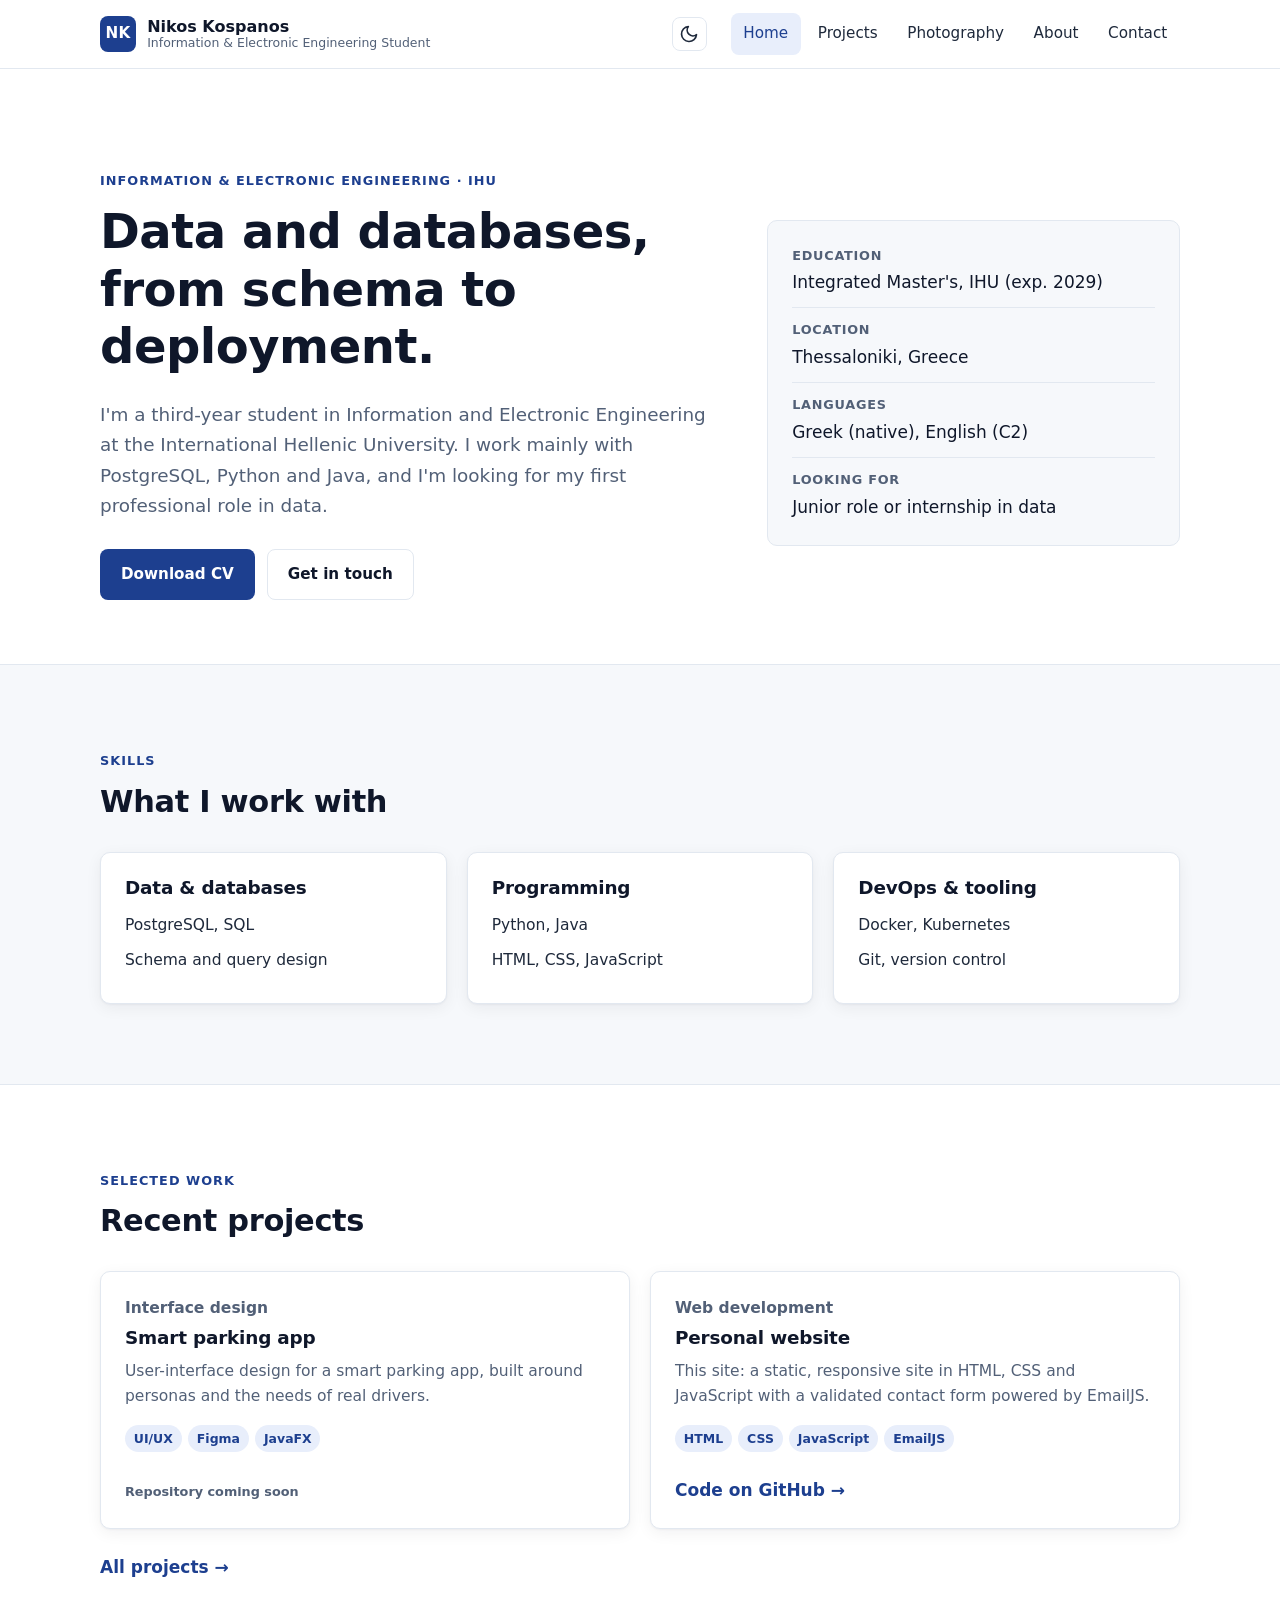
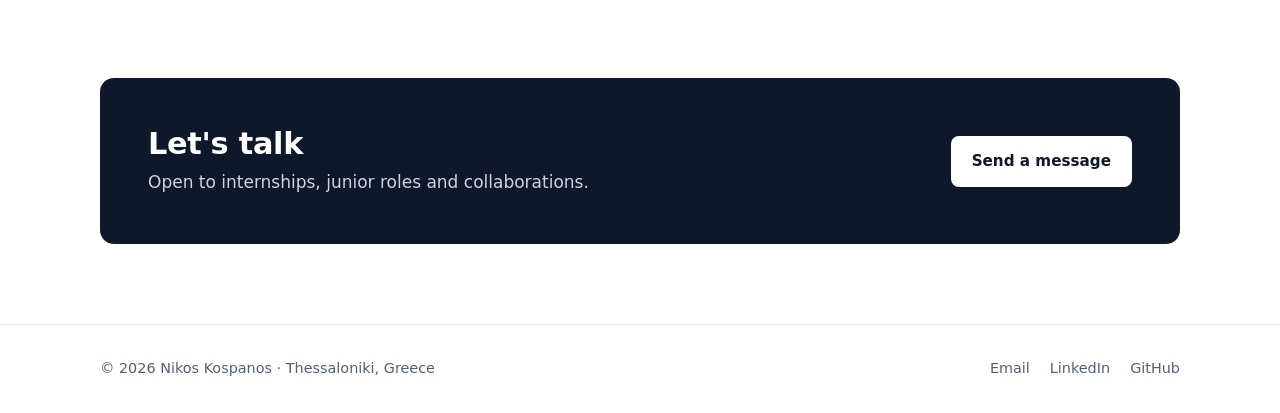
<file: index.html>
<!DOCTYPE html>
<html lang="en">
<head>
  <meta charset="UTF-8">
  <meta name="viewport" content="width=device-width, initial-scale=1">
  <title>Nikos Kospanos - Data & Databases</title>
  <meta name="description" content="Nikos Kospanos, Information and Electronic Engineering student at the International Hellenic University. PostgreSQL, Python, Java and DevOps.">
  <meta name="author" content="Nikos Kospanos">
  <meta name="theme-color" content="#ffffff">
  <meta property="og:title" content="Nikos Kospanos - Data & Databases">
  <meta property="og:description" content="Nikos Kospanos, Information and Electronic Engineering student at the International Hellenic University. PostgreSQL, Python, Java and DevOps.">
  <meta property="og:type" content="website">
  <link rel="icon" href="assets/favicon.svg" type="image/svg+xml">
  <script>
    try {const t =localStorage.getItem("theme"); if (t) document.documentElement.dataset.theme = t;} catch (e) {}
  </script>
  <link rel="stylesheet" href="assets/css/style.css">
  <script src="assets/js/main.js" defer></script>
</head>
<body>
  <a class="skip-link" href="#main">Skip to content</a>

  <header class="site-header">
    <div class="container header-inner">
      <a class="brand" href="./">
        <span class="brand-mark" aria-hidden="true">NK</span>
        <span class="brand-text">
          <span class="brand-name">Nikos Kospanos</span>
          <span class="brand-role">Information &amp; Electronic Engineering Student</span>
        </span>
      </a>
      <button class="theme-toggle" type="button" aria-label="Switch to dark mode">
        <svg class="icon-moon" viewBox="0 0 24 24" width="20" height="20" fill="none" stroke="currentColor" stroke-width="2" stroke-linecap="round" stroke-linejoin="round" aria-hidden="true">
          <path d="M21 12.8A9 9 0 1 1 11.2 3a7 7 0 0 0 9.8 9.8z"/>
        </svg>
        <svg class="icon-sun" viewBox="0 0 24 24" width="20" height="20" fill="none" stroke="currentColor" stroke-width="2" stroke-linecap="round" stroke-linejoin="round" aria-hidden="true">
          <circle cx="12" cy="12" r="4"/>
          <path d="M12 2v2M12 20v2M4.9 4.9l1.4 1.4M17.7 17.7l1.4 1.4M2 12h2M20 12h2M4.9 19.1l1.4-1.4M17.7 6.3l1.4-1.4"/>
        </svg>
      </button>
      <button class="nav-toggle" type="button" aria-expanded="false" aria-controls="site-nav" aria-label="Menu">
        <svg width="22" height="22" viewBox="0 0 24 24" fill="none" stroke="currentColor" stroke-width="2" stroke-linecap="round" aria-hidden="true"><path d="M4 7h16M4 12h16M4 17h16"/></svg>
      </button>
      <nav class="nav" id="site-nav" aria-label="Main">
        <ul>
          <li><a href="./" aria-current="page">Home</a></li>
          <li><a href="portfolio.html">Projects</a></li>
          <li><a href="photography.html">Photography</a></li>
          <li><a href="about.html">About</a></li>
          <li><a href="contact.html">Contact</a></li>
        </ul>
      </nav>
    </div>
  </header>

  <main id="main">
    <section class="hero">
      <div class="container hero-grid">
        <div>
          <span class="eyebrow">Information &amp; Electronic Engineering · IHU</span>
          <h1>Data and databases, from schema to deployment.</h1>
          <p class="lead">I'm a third-year student in Information and Electronic Engineering at the International Hellenic University. I work mainly with PostgreSQL, Python and Java, and I'm looking for my first professional role in data.</p>
          <div class="actions">
            <a class="btn btn-primary" href="assets/files/Nikos_Kospanos_web.pdf" download >Download CV</a>
            <a class="btn btn-ghost" href="contact.html">Get in touch</a>
          </div>
        </div>
        <dl class="facts">
          <div><dt>Education</dt><dd>Integrated Master's, IHU (exp. 2029)</dd></div>
          <div><dt>Location</dt><dd>Thessaloniki, Greece</dd></div>
          <div><dt>Languages</dt><dd>Greek (native), English (C2)</dd></div>
          <div><dt>Looking for</dt><dd>Junior role or internship in data</dd></div>
        </dl>
      </div>
    </section>

    <section class="section soft">
      <div class="container">
        <div class="section-head">
          <span class="eyebrow">Skills</span>
          <h2>What I work with</h2>
        </div>
        <div class="grid grid-3">
          <div class="card">
            <h3>Data &amp; databases</h3>
            <ul class="skill-list"><li>PostgreSQL, SQL</li><li>Schema and query design</li></ul>
          </div>
          <div class="card">
            <h3>Programming</h3>
            <ul class="skill-list"><li>Python, Java</li><li>HTML, CSS, JavaScript</li></ul>
          </div>
          <div class="card">
            <h3>DevOps &amp; tooling</h3>
            <ul class="skill-list"><li>Docker, Kubernetes</li><li>Git, version control</li></ul>
          </div>
        </div>
      </div>
    </section>

    <section class="section">
      <div class="container">
        <div class="section-head">
          <span class="eyebrow">Selected work</span>
          <h2>Recent projects</h2>
        </div>
        <div class="grid grid-2">
        
          <article class="card">
            <p class="card-kicker">Interface design</p>
            <h3>Smart parking app</h3>
            <p>User-interface design for a smart parking app, built around personas and the needs of real drivers.</p>
            <ul class="tags"><li>UI/UX</li><li>Figma</li><li>JavaFX</li></ul>
            <div class="card-foot"><span class="card-kicker">Repository coming soon</span></div>
            
          </article>
          <article class="card">
            <p class="card-kicker">Web development</p>
            <h3>Personal website</h3>
            <p>This site: a static, responsive site in HTML, CSS and JavaScript with a validated contact form powered by EmailJS.</p>
            <ul class="tags"><li>HTML</li><li>CSS</li><li>JavaScript</li><li>EmailJS</li></ul>
            <div class="card-foot"><a class="link-arrow" href="https://github.com/kosp1515" target="_blank" rel="noopener">Code on GitHub</a></div>
          </article>
        </div>
        <p style="margin-top:1.5rem"><a class="link-arrow" href="portfolio.html">All projects</a></p>
      </div>
    </section>

    <section class="section" style="padding-top:0">
      <div class="container">
        <div class="cta">
          <div><h2>Let's talk</h2><p>Open to internships, junior roles and collaborations.</p></div>
          <a class="btn btn-primary" href="contact.html">Send a message</a>
        </div>
      </div>
    </section>
  </main>

  <footer class="site-footer">
    <div class="container footer-inner">
      <p>© <span id="year">2026</span> Nikos Kospanos · Thessaloniki, Greece</p>
      <ul class="footer-links">
        <li><a href="mailto:kospanosnikos@gmail.com">Email</a></li>
        <li><a href="https://www.linkedin.com/in/kospanosnikolaos/" target="_blank" rel="noopener">LinkedIn</a></li>
        <li><a href="https://github.com/kosp1515" target="_blank" rel="noopener">GitHub</a></li>
      </ul>
    </div>
  </footer>
</body>
</html>
</file>
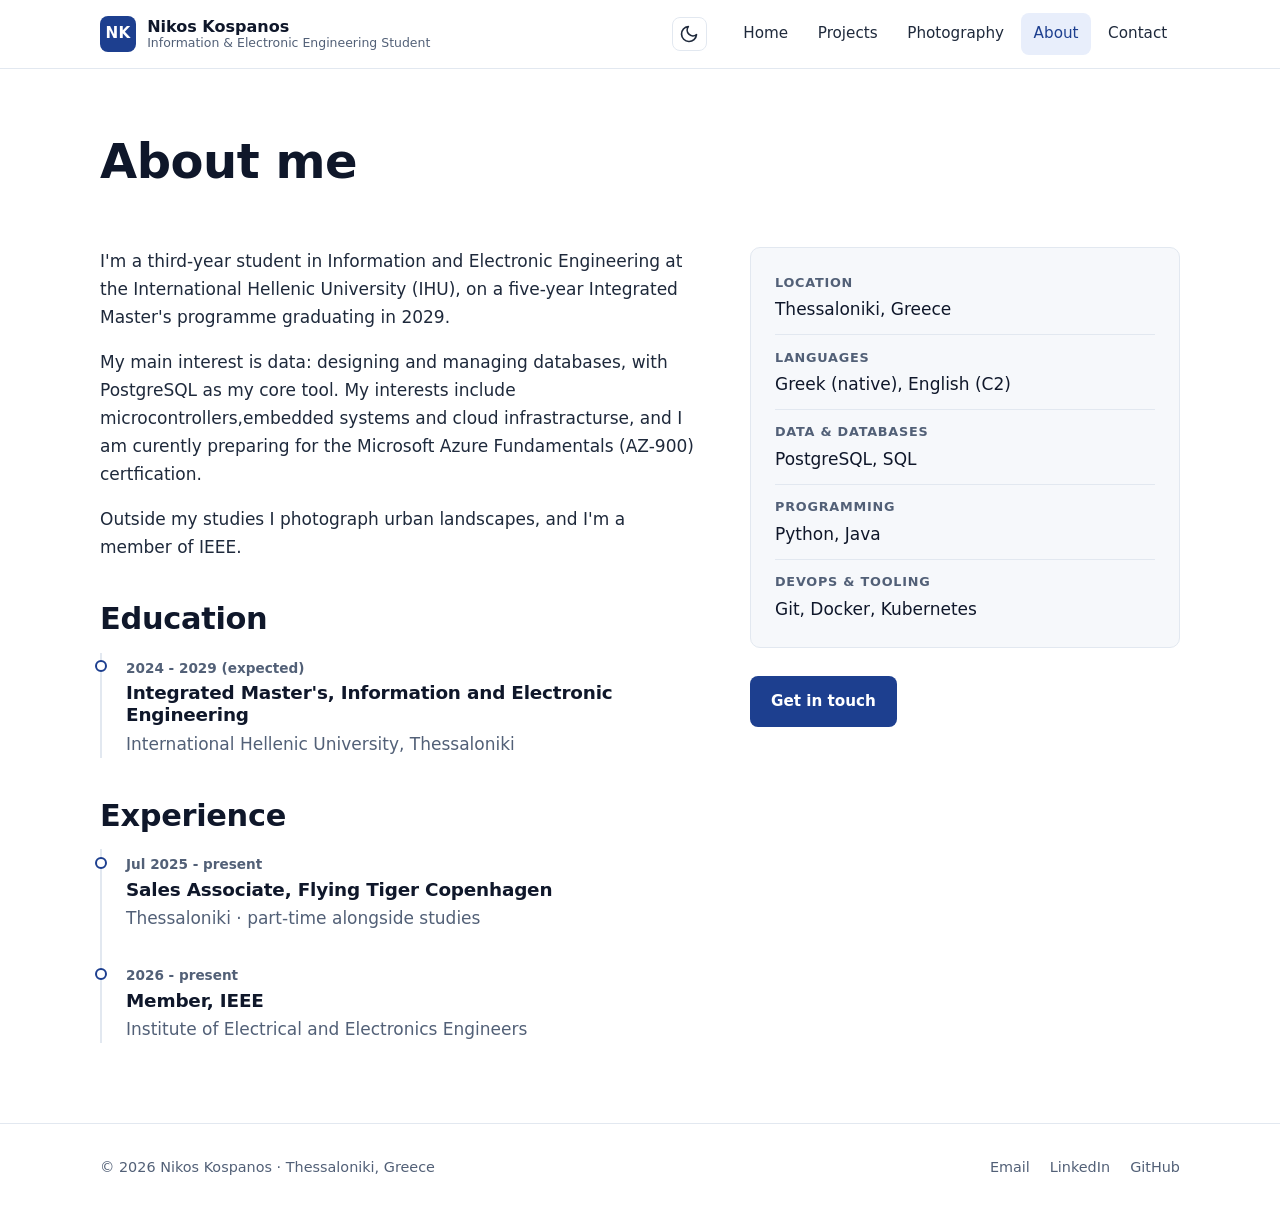
<file: about.html>
<!DOCTYPE html>
<html lang="en">
<head>
  <meta charset="UTF-8">
  <meta name="viewport" content="width=device-width, initial-scale=1">
  <title>About - Nikos Kospanos</title>
  <meta name="description" content="Education, experience and interests of Nikos Kospanos.">
  <meta name="author" content="Nikos Kospanos">
  <meta name="theme-color" content="#ffffff">
  <meta property="og:title" content="About - Nikos Kospanos">
  <meta property="og:description" content="Education, experience and interests of Nikos Kospanos.">
  <meta property="og:type" content="website">
  <link rel="icon" href="assets/favicon.svg" type="image/svg+xml">
  <script>
    try {const t =localStorage.getItem("theme"); if (t) document.documentElement.dataset.theme = t;} catch (e) {}
  </script>
  <link rel="stylesheet" href="assets/css/style.css">
  <script src="assets/js/main.js" defer></script>
</head>
<body>
  <a class="skip-link" href="#main">Skip to content</a>

  <header class="site-header">
    <div class="container header-inner">
      <a class="brand" href="./">
        <span class="brand-mark" aria-hidden="true">NK</span>
        <span class="brand-text">
          <span class="brand-name">Nikos Kospanos</span>
          <span class="brand-role">Information &amp; Electronic Engineering Student</span>
        </span>
      </a>
      <button class="theme-toggle" type="button" aria-label="Switch to dark mode">
        <svg class="icon-moon" viewBox="0 0 24 24" width="20" height="20" fill="none" stroke="currentColor" stroke-width="2" stroke-linecap="round" stroke-linejoin="round" aria-hidden="true">
          <path d="M21 12.8A9 9 0 1 1 11.2 3a7 7 0 0 0 9.8 9.8z"/>
        </svg>
        <svg class="icon-sun" viewBox="0 0 24 24" width="20" height="20" fill="none" stroke="currentColor" stroke-width="2" stroke-linecap="round" stroke-linejoin="round" aria-hidden="true">
          <circle cx="12" cy="12" r="4"/>
          <path d="M12 2v2M12 20v2M4.9 4.9l1.4 1.4M17.7 17.7l1.4 1.4M2 12h2M20 12h2M4.9 19.1l1.4-1.4M17.7 6.3l1.4-1.4"/>
        </svg>
      </button>
      <button class="nav-toggle" type="button" aria-expanded="false" aria-controls="site-nav" aria-label="Menu">
        <svg width="22" height="22" viewBox="0 0 24 24" fill="none" stroke="currentColor" stroke-width="2" stroke-linecap="round" aria-hidden="true"><path d="M4 7h16M4 12h16M4 17h16"/></svg>
      </button>
      <nav class="nav" id="site-nav" aria-label="Main">
        <ul>
          <li><a href="./">Home</a></li>
          <li><a href="portfolio.html">Projects</a></li>
          <li><a href="photography.html">Photography</a></li>
          <li><a href="about.html" aria-current="page">About</a></li>
          <li><a href="contact.html">Contact</a></li>
        </ul>
      </nav>
    </div>
  </header>

  <main id="main">
    <section class="page-head">
      <div class="container">
        <h1>About me</h1>
      </div>
    </section>
    <section class="section" style="padding-top:1rem">
      <div class="container two-col">
        <div>
          <p>I'm a third-year student in Information and Electronic Engineering at the International Hellenic University (IHU), on a five-year Integrated Master's programme graduating in 2029.</p>
          <p>My main interest is data: designing and managing databases, with PostgreSQL as my core tool. My interests include microcontrollers,embedded systems and cloud infrastracturse, and I am curently preparing for the Microsoft Azure Fundamentals (AZ-900) certfication.</p>
          <p>Outside my studies I photograph urban landscapes, and I'm a member of IEEE.</p>

          <h2 style="margin-top:2.5rem">Education</h2>
          <ol class="timeline">
            <li><span class="when">2024 - 2029 (expected)</span><h3>Integrated Master's, Information and Electronic Engineering</h3><p>International Hellenic University, Thessaloniki</p></li>
          </ol>

          <h2 style="margin-top:2.5rem">Experience</h2>
          <ol class="timeline">
            <li><span class="when">Jul 2025 - present</span><h3>Sales Associate, Flying Tiger Copenhagen</h3><p>Thessaloniki · part-time alongside studies</p></li>
            <li><span class="when">2026 - present</span><h3>Member, IEEE</h3><p>Institute of Electrical and Electronics Engineers</p></li>
          </ol>
        </div>
        <aside>
          <dl class="facts">
            <div><dt>Location</dt><dd>Thessaloniki, Greece</dd></div>
            <div><dt>Languages</dt><dd>Greek (native), English (C2)</dd></div>
            <div><dt>Data &amp; databases</dt><dd>PostgreSQL, SQL</dd></div>
            <div><dt>Programming</dt><dd>Python, Java</dd></div>
            <div><dt>DevOps &amp; tooling</dt><dd>Git, Docker, Kubernetes</dd></div>
          </dl>
          <div class="actions">
            <a class="btn btn-primary" href="contact.html">Get in touch</a>
          </div>
        </aside>
      </div>
    </section>
  </main>

  <footer class="site-footer">
    <div class="container footer-inner">
      <p>© <span id="year">2026</span> Nikos Kospanos · Thessaloniki, Greece</p>
      <ul class="footer-links">
        <li><a href="mailto:kospanosnikos@gmail.com">Email</a></li>
        <li><a href="https://www.linkedin.com/in/kospanosnikolaos/" target="_blank" rel="noopener">LinkedIn</a></li>
        <li><a href="https://github.com/kosp1515" target="_blank" rel="noopener">GitHub</a></li>
      </ul>
    </div>
  </footer>
</body>
</html>
</file>
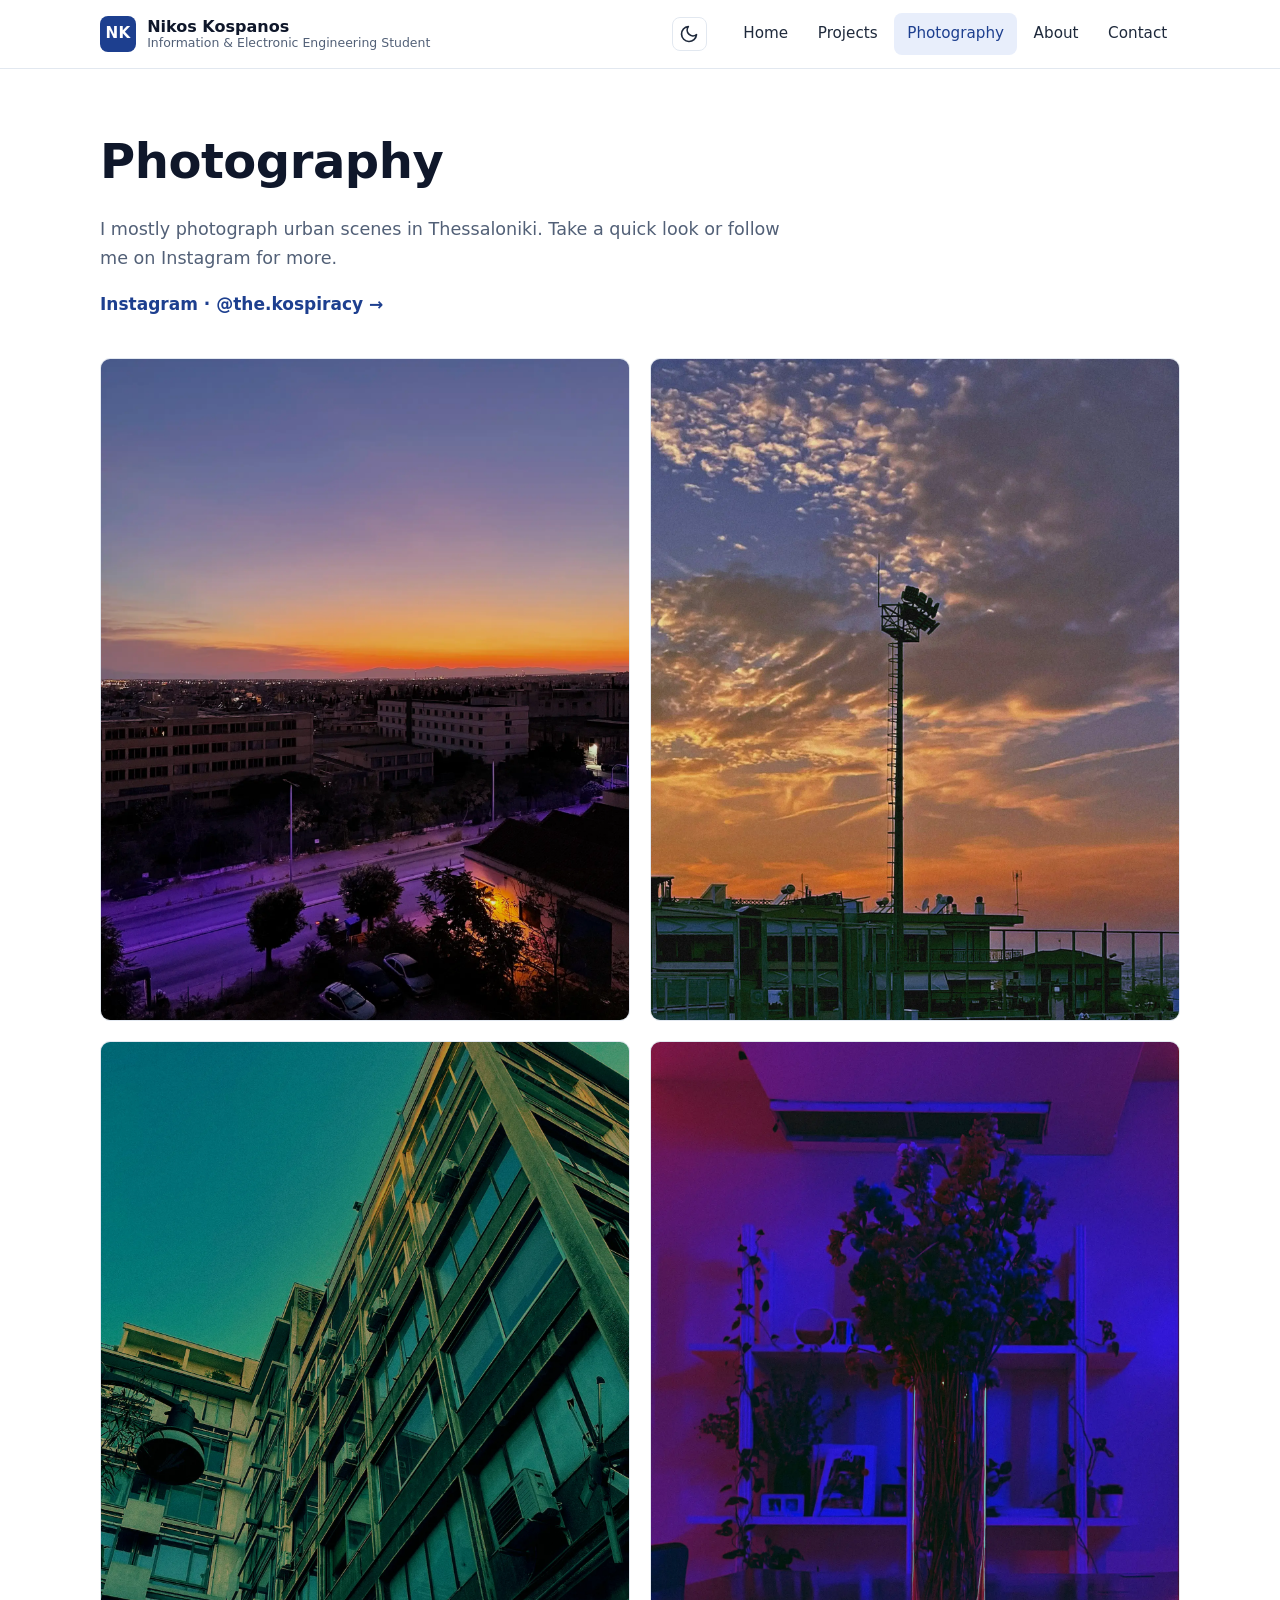
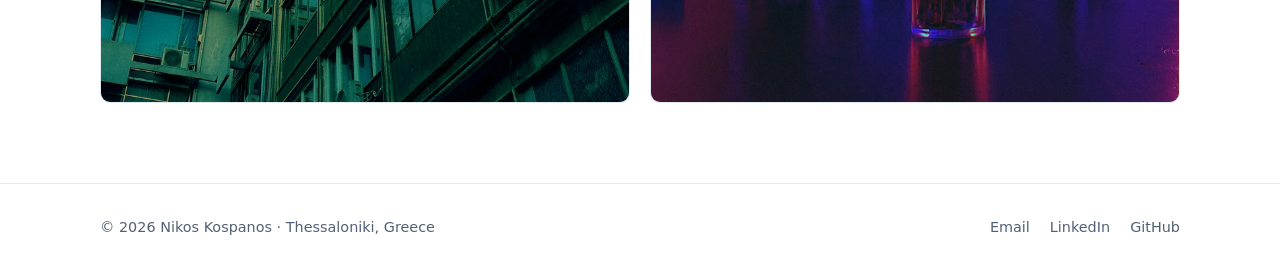
<file: photography.html>
<!DOCTYPE html>
<html lang="en">
<head>
  <meta charset="UTF-8">
  <meta name="viewport" content="width=device-width, initial-scale=1">
  <title>Photography - Nikos Kospanos</title>
  <meta name="description" content="Urban photography from Thessaloniki by Nikos Kospanos.">
  <meta name="author" content="Nikos Kospanos">
  <meta name="theme-color" content="#ffffff">
  <meta property="og:title" content="Photography - Nikos Kospanos">
  <meta property="og:description" content="Urban photography from Thessaloniki by Nikos Kospanos.">
  <meta property="og:type" content="website">
  <link rel="icon" href="assets/favicon.svg" type="image/svg+xml">
  <script>
    try {const t =localStorage.getItem("theme"); if (t) document.documentElement.dataset.theme = t;} catch (e) {}
  </script>
  <link rel="stylesheet" href="assets/css/style.css">
  <script src="assets/js/main.js" defer></script>
  <script src="assets/js/gallery.js" defer></script>
</head>
<body>
  <a class="skip-link" href="#main">Skip to content</a>

  <header class="site-header">
    <div class="container header-inner">
      <a class="brand" href="./">
        <span class="brand-mark" aria-hidden="true">NK</span>
        <span class="brand-text">
          <span class="brand-name">Nikos Kospanos</span>
          <span class="brand-role">Information &amp; Electronic Engineering Student</span>
        </span>
      </a>
      <button class="theme-toggle" type="button" aria-label="Switch to dark mode">
        <svg class="icon-moon" viewBox="0 0 24 24" width="20" height="20" fill="none" stroke="currentColor" stroke-width="2" stroke-linecap="round" stroke-linejoin="round" aria-hidden="true">
          <path d="M21 12.8A9 9 0 1 1 11.2 3a7 7 0 0 0 9.8 9.8z"/>
        </svg>
        <svg class="icon-sun" viewBox="0 0 24 24" width="20" height="20" fill="none" stroke="currentColor" stroke-width="2" stroke-linecap="round" stroke-linejoin="round" aria-hidden="true">
          <circle cx="12" cy="12" r="4"/>
          <path d="M12 2v2M12 20v2M4.9 4.9l1.4 1.4M17.7 17.7l1.4 1.4M2 12h2M20 12h2M4.9 19.1l1.4-1.4M17.7 6.3l1.4-1.4"/>
        </svg>
      </button>
      <button class="nav-toggle" type="button" aria-expanded="false" aria-controls="site-nav" aria-label="Menu">
        <svg width="22" height="22" viewBox="0 0 24 24" fill="none" stroke="currentColor" stroke-width="2" stroke-linecap="round" aria-hidden="true"><path d="M4 7h16M4 12h16M4 17h16"/></svg>
      </button>
      <nav class="nav" id="site-nav" aria-label="Main">
        <ul>
          <li><a href="./">Home</a></li>
          <li><a href="portfolio.html">Projects</a></li>
          <li><a href="photography.html" aria-current="page">Photography</a></li>
          <li><a href="about.html">About</a></li>
          <li><a href="contact.html">Contact</a></li>
        </ul>
      </nav>
    </div>
  </header>

  <main id="main">
    <section class="page-head">
      <div class="container">
        <h1>Photography</h1>
        <p>I mostly photograph urban scenes in Thessaloniki. Take a quick look or follow me on Instagram for more.</p>
        <a class="link-arrow" href="https://www.instagram.com/the.kospiracy/" target="_blank" rel="noopener">Instagram · @the.kospiracy</a>
      </div>
    </section>
    <section class="section" style="padding-top:1.5rem">
      <div class="container">
        <div class="gallery">
          <figure>
            <button type="button" class="photo" data-missing="assets/photos/bbq-2024-06-17.jpg">
              <img src="assets/files/bbq-17-06-24.webp" alt="Sunset over Thessaloniki rooftops, June 2024" onerror="this.remove()">
            </button>
          
          </figure>
          <figure>
            <button type="button" class="photo" data-missing="assets/photos/lamp-2024-08-25.jpg">
              <img src="assets/files/lamp-plain-25-08-2024.webp" alt="Floodlight tower against a sunset sky, August 2024" onerror="this.remove()">
            </button>
            
          </figure>
          <figure>
            <button type="button" class="photo" data-missing="assets/photos/polykatoikies-2024-07-07.jpg">
              <img src="assets/files/polykatoikies-07-07-2024.webp" alt="Apartment blocks, July 2024" loading="lazy" onerror="this.remove()">
            </button>
            
          </figure>
          <figure>
            <button type="button" class="photo" data-missing="assets/photos/vase-2024-07-04.jpg">
              <img src="assets/files/vase-04-07-2024.webp" alt="Vase, July 2024" loading="lazy" onerror="this.remove()">
            </button>
            
          </figure>
        </div>
      </div>
    </section>
    <dialog class="lightbox" id="lightbox">
      <button class="lightbox-close" type="button">Close</button>
      <p></p>
    </dialog>
  </main>

  <footer class="site-footer">
    <div class="container footer-inner">
      <p>© <span id="year">2026</span> Nikos Kospanos · Thessaloniki, Greece</p>
      <ul class="footer-links">
        <li><a href="mailto:kospanosnikos@gmail.com">Email</a></li>
        <li><a href="https://www.linkedin.com/in/kospanosnikolaos/" target="_blank" rel="noopener">LinkedIn</a></li>
        <li><a href="https://github.com/kosp1515" target="_blank" rel="noopener">GitHub</a></li>
      </ul>
    </div>
  </footer>
</body>
</html>
</file>
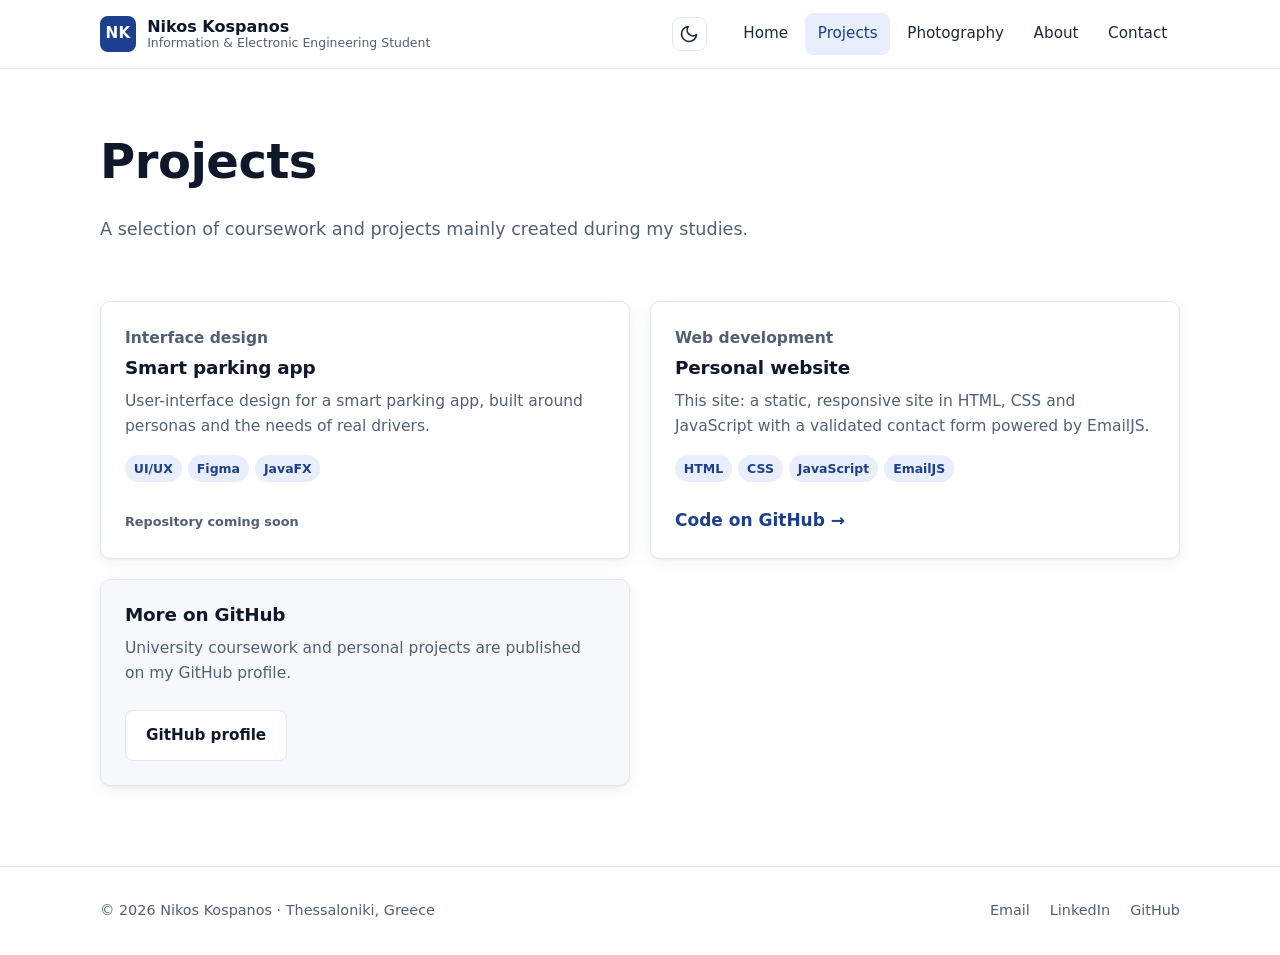
<file: portfolio.html>
<!DOCTYPE html>
<html lang="en">
<head>
  <meta charset="UTF-8">
  <meta name="viewport" content="width=device-width, initial-scale=1">
  <title>Projects - Nikos Kospanos</title>
  <meta name="description" content="Projects and coursework in data, DevOps and web development.">
  <meta name="author" content="Nikos Kospanos">
  <meta name="theme-color" content="#ffffff">
  <meta property="og:title" content="Projects - Nikos Kospanos">
  <meta property="og:description" content="Projects and coursework in data, DevOps and web development.">
  <meta property="og:type" content="website">
  <link rel="icon" href="assets/favicon.svg" type="image/svg+xml">
  <script>
    try {const t =localStorage.getItem("theme"); if (t) document.documentElement.dataset.theme = t;} catch (e) {}
  </script>
  <link rel="stylesheet" href="assets/css/style.css">
  <script src="assets/js/main.js" defer></script>
</head>
<body>
  <a class="skip-link" href="#main">Skip to content</a>

  <header class="site-header">
    <div class="container header-inner">
      <a class="brand" href="./">
        <span class="brand-mark" aria-hidden="true">NK</span>
        <span class="brand-text">
          <span class="brand-name">Nikos Kospanos</span>
          <span class="brand-role">Information &amp; Electronic Engineering Student</span>
        </span>
      </a>
      <button class="theme-toggle" type="button" aria-label="Switch to dark mode">
        <svg class="icon-moon" viewBox="0 0 24 24" width="20" height="20" fill="none" stroke="currentColor" stroke-width="2" stroke-linecap="round" stroke-linejoin="round" aria-hidden="true">
          <path d="M21 12.8A9 9 0 1 1 11.2 3a7 7 0 0 0 9.8 9.8z"/>
        </svg>
        <svg class="icon-sun" viewBox="0 0 24 24" width="20" height="20" fill="none" stroke="currentColor" stroke-width="2" stroke-linecap="round" stroke-linejoin="round" aria-hidden="true">
          <circle cx="12" cy="12" r="4"/>
          <path d="M12 2v2M12 20v2M4.9 4.9l1.4 1.4M17.7 17.7l1.4 1.4M2 12h2M20 12h2M4.9 19.1l1.4-1.4M17.7 6.3l1.4-1.4"/>
        </svg>
      </button>
      <button class="nav-toggle" type="button" aria-expanded="false" aria-controls="site-nav" aria-label="Menu">
        <svg width="22" height="22" viewBox="0 0 24 24" fill="none" stroke="currentColor" stroke-width="2" stroke-linecap="round" aria-hidden="true"><path d="M4 7h16M4 12h16M4 17h16"/></svg>
      </button>
      <nav class="nav" id="site-nav" aria-label="Main">
        <ul>
          <li><a href="./">Home</a></li>
          <li><a href="portfolio.html" aria-current="page">Projects</a></li>
          <li><a href="photography.html">Photography</a></li>
          <li><a href="about.html">About</a></li>
          <li><a href="contact.html">Contact</a></li>
        </ul>
      </nav>
    </div>
  </header>

  <main id="main">
    <section class="page-head">
      <div class="container">
        <h1>Projects</h1>
        <p>A selection of coursework and projects mainly created during my studies.</p>
      </div>
    </section>
    <section class="section" style="padding-top:1.5rem">
      <div class="container">
        <div class="grid grid-2">
        
          <article class="card">
            <p class="card-kicker">Interface design</p>
            <h3>Smart parking app</h3>
            <p>User-interface design for a smart parking app, built around personas and the needs of real drivers.</p>
            <ul class="tags"><li>UI/UX</li><li>Figma</li><li>JavaFX</li></ul>
            <div class="card-foot"><span class="card-kicker">Repository coming soon</span></div>
          </article>
          <article class="card">
            <p class="card-kicker">Web development</p>
            <h3>Personal website</h3>
            <p>This site: a static, responsive site in HTML, CSS and JavaScript with a validated contact form powered by EmailJS.</p>
            <ul class="tags"><li>HTML</li><li>CSS</li><li>JavaScript</li><li>EmailJS</li></ul>
            <div class="card-foot"><a class="link-arrow" href="https://github.com/kosp1515" target="_blank" rel="noopener">Code on GitHub</a></div>
          </article>
          <article class="card" style="background:var(--soft)">
            <h3>More on GitHub</h3>
            <p>University coursework and personal projects are published on my GitHub profile.</p>
            <div class="card-foot"><a class="btn btn-ghost" href="https://github.com/kosp1515" target="_blank" rel="noopener">GitHub profile</a></div>
          </article>
        </div>
      </div>
    </section>
  </main>

  <footer class="site-footer">
    <div class="container footer-inner">
      <p>© <span id="year">2026</span> Nikos Kospanos · Thessaloniki, Greece</p>
      <ul class="footer-links">
        <li><a href="mailto:kospanosnikos@gmail.com">Email</a></li>
        <li><a href="https://www.linkedin.com/in/kospanosnikolaos/" target="_blank" rel="noopener">LinkedIn</a></li>
        <li><a href="https://github.com/kosp1515" target="_blank" rel="noopener">GitHub</a></li>
      </ul>
    </div>
  </footer>
</body>
</html>
</file>
<file: assets/css/style.css>
/* ==========================================================
   Nikos Kospanos — Portfolio
   One shared stylesheet for every page
   ========================================================== */

:root {
  --ink: #0f172a;
  --text: #1e293b;
  --muted: #526077;
  --line: #e2e8f0;
  --bg: #ffffff;
  --soft: #f6f8fb;
  --accent: #1d3f8f;
  --accent-ink: #ffffff;
  --accent-soft: #e8eefb;
  --radius: 10px;
  --shadow: 0 1px 2px rgba(15, 23, 42, .04), 0 4px 16px rgba(15, 23, 42, .06);
  --max: 1080px;
  --font: system-ui, -apple-system, "Segoe UI", Roboto, "Noto Sans", "Helvetica Neue", Arial, sans-serif;
  --header-bg: rgba(255, 255, 255, .92);
  --accent-hover: #c2410c;
  --cta-bg: #0f172a;
  --input-bg: #ffffff;
  --input-border: #cbd5e1;
}

[data-theme="dark"] {
  --ink: #e8edf7;
  --text: #c9d2e3;
  --muted: #94a0b8;
  --line: #263248;
  --bg: #0b1220;
  --soft: #111a2e;
  --accent: #8fb0ff;
  --accent-ink: #0b1220;
  --accent-soft: #1a2747;
  --accent-hover: #fb923c;
  --header-bg: rgba(11, 18, 32, .9);
  --cta-bg: #16213a;
  --input-bg: #0f1829;
  --input-border: #33415c;
  color-scheme: dark;

}

*, *::before, *::after { box-sizing: border-box; }

html { scroll-behavior: smooth; }

body {
  margin: 0;
  font-family: var(--font);
  font-size: 17px;
  line-height: 1.65;
  color: var(--text);
  background: var(--bg);
  -webkit-font-smoothing: antialiased;
  display: flex;
  flex-direction: column;
  min-height: 100vh;
}

main { flex: 1; }

img { max-width: 100%; display: block; }

a { color: var(--accent); text-underline-offset: 3px; }
a:hover { text-decoration-thickness: 2px; }

:focus-visible { outline: 3px solid var(--accent); outline-offset: 3px; border-radius: 4px; }

h1, h2, h3 { color: var(--ink); line-height: 1.2; letter-spacing: -0.01em; margin: 0 0 .5em; }
h1 { font-size: clamp(2rem, 4.5vw, 3rem); font-weight: 700; }
h2 { font-size: clamp(1.5rem, 3vw, 1.9rem); font-weight: 700; }
h3 { font-size: 1.15rem; font-weight: 650; }
p  { margin: 0 0 1em; }

.container { width: min(var(--max), 100% - 2.5rem); margin-inline: auto; }

.skip-link {
  position: absolute; left: -999px; top: 0;
  background: var(--accent); color: var(--accent-ink); padding: .6rem 1rem; z-index: 100;
}
.skip-link:focus { left: 1rem; top: 1rem; }

/* ---------- Header ---------- */
.site-header {
  position: sticky; top: 0; z-index: 50;
  background: var(--header-bg);
  backdrop-filter: saturate(160%) blur(8px);
  border-bottom: 1px solid var(--line);
}
.header-inner { display: flex; align-items: center; justify-content: space-between; height: 68px; gap: 1rem; }

.brand { display: flex; align-items: center; gap: .7rem; text-decoration: none; color: var(--ink); }
.brand-mark {
  width: 36px; height: 36px; border-radius: 8px;
  background: var(--accent); color: var(--accent-ink);
  display: grid; place-items: center; font-weight: 700; font-size: .95rem; letter-spacing: .02em;
}
.brand-text { display: flex; flex-direction: column; line-height: 1.2; }
.brand-name { font-weight: 700; font-size: 1rem; }
.brand-role { font-size: .78rem; color: var(--muted); }

.nav ul { display: flex; gap: .25rem; list-style: none; margin: 0; padding: 0; }
.nav a {
  display: block; padding: .5rem .8rem; border-radius: 8px;
  color: var(--text); text-decoration: none; font-size: .95rem; font-weight: 500;
}
.nav a:hover { background: var(--soft); }
.nav a[aria-current="page"] { color: var(--accent); background: var(--accent-soft); }

.nav-toggle {
  display: none; font: inherit; background: none; border: 1px solid var(--line);
  border-radius: 8px; padding: .45rem .6rem; cursor: pointer; color: var(--ink);
}
.nav-toggle svg { display: block; }

.theme-toggle {
  background: transparent;
  border: 1px solid var(--line);
  color: var(--text);
  border-radius: 8px;
  padding: .4rem;
  cursor: pointer;
  display: inline-flex;
  align-items: center;
  justify-content: center;
  margin-left: auto;
}
.theme-toggle:hover {
  color: var(--accent);
  border-color: var(--accent);
}
.icon-sun { display: none;}
[data-theme="dark"] .icon-moon { display: none;}
[data-theme="dark"] .icon-sun { display: block;}

@media (prefers-color-scheme: dark) {
  :root:not([data-theme="light"]) {
    --ink: #e8edf7;
    --text: #c9d2e3;
    --muted: #94a0b8;
    --line: #263248;
    --bg: #0b1220;
    --soft: #111a2e;
    --accent: #8fb0ff;
    --accent-ink: #0b1220;
    --accent-soft: #1a2747;
    --accent-hover: #fb923c;
    --header-bg: rgba(11, 18, 32, .9);
    --cta-bg: #16213a;
    --input-bg: #0f1829;
    --input-border: #33415c;
    color-scheme: dark;
  }
  :root:not([data-theme="light"]) .icon-moon { display: none;}
  :root:not([data-theme="light"]) .icon-sun { display: block;}
}
.header-inner .nav {margin-left: .5rem;}

@media (max-width: 820px) {
  .nav-toggle { display: block; }
  .nav {
    position: absolute; top: 68px; left: 0; right: 0;
    background: var(--bg); border-bottom: 1px solid var(--line);
    padding: .75rem 1.25rem 1rem; display: none;
  }
  .nav.open { display: block; }
  .nav ul { flex-direction: column; }
  .nav a { padding: .75rem .8rem; }
  .brand-role { display: none; }
}

/* ---------- Sections ---------- */
.section { padding: clamp(3rem, 7vw, 5rem) 0; }
.section.soft { background: var(--soft); border-block: 1px solid var(--line); }
.section-head { max-width: 680px; margin-bottom: 2rem; }
.eyebrow {
  display: inline-block; font-size: .8rem; font-weight: 600; letter-spacing: .08em;
  text-transform: uppercase; color: var(--accent); margin-bottom: .75rem;
}
.lead { font-size: 1.15rem; color: var(--muted); max-width: 640px; }

.page-head { padding: clamp(2.5rem, 6vw, 4rem) 0 1rem; }
.page-head p { color: var(--muted); max-width: 680px; font-size: 1.1rem; }

/* ---------- Hero ---------- */
.hero { padding: clamp(3rem, 8vw, 6rem) 0 clamp(2.5rem, 6vw, 4rem); }
.hero-grid { display: grid; grid-template-columns: 1.5fr 1fr; gap: 3rem; align-items: center; }
@media (max-width: 860px) { .hero-grid { grid-template-columns: 1fr; gap: 2rem; } }

.actions { display: flex; flex-wrap: wrap; gap: .75rem; margin-top: 1.75rem; }

.btn {
  display: inline-flex; align-items: center; gap: .5rem;
  padding: .75rem 1.25rem; border-radius: 8px; font: inherit; font-weight: 600; font-size: .95rem;
  text-decoration: none; cursor: pointer; border: 1px solid transparent; transition: background .15s, border-color .15s;
}
.btn-primary { background: var(--accent); color: var(--accent-ink); }
.btn-primary:hover { background: var(--accent-hover) }
.btn-ghost { background: var(--bg); color: var(--ink); border-color: var(--line); }
.btn-ghost:hover { border-color: var(--accent); }
.btn[disabled] { opacity: .6; cursor: progress; }

.facts {
  background: var(--soft); border: 1px solid var(--line); border-radius: var(--radius);
  padding: 1.5rem; margin: 0;
}
.facts div { padding: .7rem 0; border-bottom: 1px solid var(--line); }
.facts div:first-child { padding-top: 0; }
.facts div:last-child { border-bottom: 0; padding-bottom: 0; }
.facts dt { font-size: .8rem; color: var(--muted); text-transform: uppercase; letter-spacing: .06em; font-weight: 600; }
.facts dd { margin: .15rem 0 0; color: var(--ink); font-weight: 500; }

/* ---------- Cards / grids ---------- */
.grid { display: grid; gap: 1.25rem; }
.grid-3 { grid-template-columns: repeat(3, 1fr); }
.grid-2 { grid-template-columns: repeat(2, 1fr); }
@media (max-width: 900px) { .grid-3 { grid-template-columns: repeat(2, 1fr); } }
@media (max-width: 620px) { .grid-3, .grid-2 { grid-template-columns: 1fr; } }

.card {
  background: var(--bg); border: 1px solid var(--line); border-radius: var(--radius);
  padding: 1.5rem; box-shadow: var(--shadow); display: flex; flex-direction: column;
}
.card p { color: var(--muted); font-size: .97rem; }
.card .card-foot { margin-top: auto; padding-top: .5rem; }
.card-kicker { font-size: .8rem; color: var(--muted); font-weight: 600; margin-bottom: .35rem; }

.tags { display: flex; flex-wrap: wrap; gap: .4rem; list-style: none; padding: 0; margin: 0 0 1rem; }
.tags li {
  font-size: .78rem; font-weight: 600; color: var(--accent); background: var(--accent-soft);
  padding: .2rem .55rem; border-radius: 999px;
}

.skill-list { list-style: none; padding: 0; margin: 0; }
.skill-list li { padding: .3rem 0; color: var(--text); font-size: .97rem; }

.link-arrow { font-weight: 600; text-decoration: none; }
.link-arrow::after { content: " →"; }
.link-arrow:hover { text-decoration: underline; }

/* ---------- CTA band ---------- */
.cta {
  background: var(--cta-bg); color: #cbd5e1; border-radius: 14px;
  padding: clamp(2rem, 5vw, 3rem); display: flex; gap: 2rem; align-items: center; justify-content: space-between; flex-wrap: wrap;
}
.cta h2 { color: #fff; margin-bottom: .3rem; }
.cta p { margin: 0; }
.cta .btn-primary { background: #fff; color: #0f172a; }
.cta .btn-primary:hover { background: #e2e8f0; }

/* ---------- Timeline (About) ---------- */
.timeline { list-style: none; margin: 0; padding: 0; border-left: 2px solid var(--line); }
.timeline li { position: relative; padding: 0 0 1.75rem 1.5rem; }
.timeline li:last-child { padding-bottom: 0; }
.timeline li::before {
  content: ""; position: absolute; left: -7px; top: .45rem;
  width: 12px; height: 12px; border-radius: 50%; background: var(--bg); border: 2px solid var(--accent);
}
.timeline .when { font-size: .85rem; color: var(--muted); font-weight: 600; }
.timeline h3 { margin: .1rem 0 .2rem; }
.timeline p { margin: 0; color: var(--muted); }

.two-col { display: grid; grid-template-columns: 1.4fr 1fr; gap: 3rem; }
@media (max-width: 860px) { .two-col { grid-template-columns: 1fr; gap: 2rem; } }

/* ---------- Gallery ---------- */
.gallery { display: grid; grid-template-columns: repeat(2, 1fr); gap: 1.25rem; }
@media (max-width: 620px) { .gallery { grid-template-columns: 1fr; } }
.gallery figure { margin: 0; }
.gallery button {
  aspect-ratio:4/5; display: block; width: 100%; padding: 0; cursor: zoom-in; background: var(--soft);
  border-radius: var(--radius); overflow: hidden; position: relative;
  border: 1px solid var(--line);
}
.gallery button::before {
  content: attr(data-missing); position: absolute; inset: 0; display: grid; place-items: center;
  color: var(--muted); font-size: .9rem; padding: 1rem; text-align: center;
}
.gallery img { width: 100%; height: 100%; object-fit: cover; position: relative; transition: transform .3s; }
.gallery button:hover img { transform: scale(1.02); }
.gallery figcaption { font-size: .9rem; color: var(--muted); margin-top: .5rem; }

.lightbox { border: 0; padding: 0; background: transparent; max-width: 92vw; max-height: 92vh; }
.lightbox::backdrop { background: rgba(15, 23, 42, .88); }
.lightbox img { max-width: 92vw; max-height: 84vh; border-radius: 6px; margin: auto; }
.lightbox p { color: #e2e8f0; text-align: center; margin: .75rem 0 0; }
.lightbox-close {
  position: fixed; top: 1rem; right: 1rem; background: var(--bg); color: var(--ink);
  border: 1 px solid var(--line); border-radius: 8px; padding: .4rem .8rem; font: inherit; font-weight: 600; cursor: pointer;
}

/* ---------- Contact ---------- */
.contact-grid { display: grid; grid-template-columns: 1fr 1.3fr; gap: 3rem; align-items: start; }
@media (max-width: 860px) { .contact-grid { grid-template-columns: 1fr; gap: 2rem; } }

.contact-list { list-style: none; padding: 0; margin: 0; }
.contact-list li { padding: 1rem 0; border-bottom: 1px solid var(--line); }
.contact-list li:first-child { padding-top: 0; }
.contact-list .label { display: block; font-size: .8rem; color: var(--muted); text-transform: uppercase; letter-spacing: .06em; font-weight: 600; }
.contact-list a, .contact-list span.value { font-weight: 600; color: var(--ink); word-break: break-word; }

.form { display: grid; gap: 1.1rem; }
.field label { display: block; font-weight: 600; font-size: .92rem; margin-bottom: .35rem; color: var(--ink); }
.field input, .field textarea {
  width: 100%; font: inherit; font-size: 1rem; color: var(--ink);
  padding: .7rem .85rem; border: 1px solid var(--input-border); border-radius: 8px; background: var(--input-bg);
}
.field textarea { min-height: 160px; resize: vertical; }
.field input:focus, .field textarea:focus { outline: none; border-color: var(--accent); box-shadow: 0 0 0 3px var(--accent-soft); }
.field.invalid input, .field.invalid textarea { border-color: #b91c1c; }
.field .error { color: #b91c1c; font-size: .85rem; margin-top: .3rem; min-height: 1em; }
.field .hint { color: var(--muted); font-size: .82rem; margin-top: .3rem; text-align: right; }
.hp { position: absolute; left: -9999px; }

.status { padding: .85rem 1rem; border-radius: 8px; font-weight: 500; display: none; }
.status.success { display: block; background: #ecfdf3; color: #065f46; border: 1px solid #a7f3d0; }
.status.error { display: block; background: #fef2f2; color: #991b1b; border: 1px solid #fecaca; }

/* ---------- Footer ---------- */
.site-footer { border-top: 1px solid var(--line); padding: 2rem 0; color: var(--muted); font-size: .9rem; }
.footer-inner { display: flex; justify-content: space-between; gap: 1rem; flex-wrap: wrap; }
.footer-inner p { margin: 0; }
.footer-links { display: flex; gap: 1.25rem; list-style: none; padding: 0; margin: 0; }
.footer-links a { color: var(--muted); text-decoration: none; }
.footer-links a:hover { color: var(--ink); text-decoration: underline; }

@media (prefers-reduced-motion: reduce) {
  html { scroll-behavior: auto; }
  * { transition: none !important; }
}
</file>
